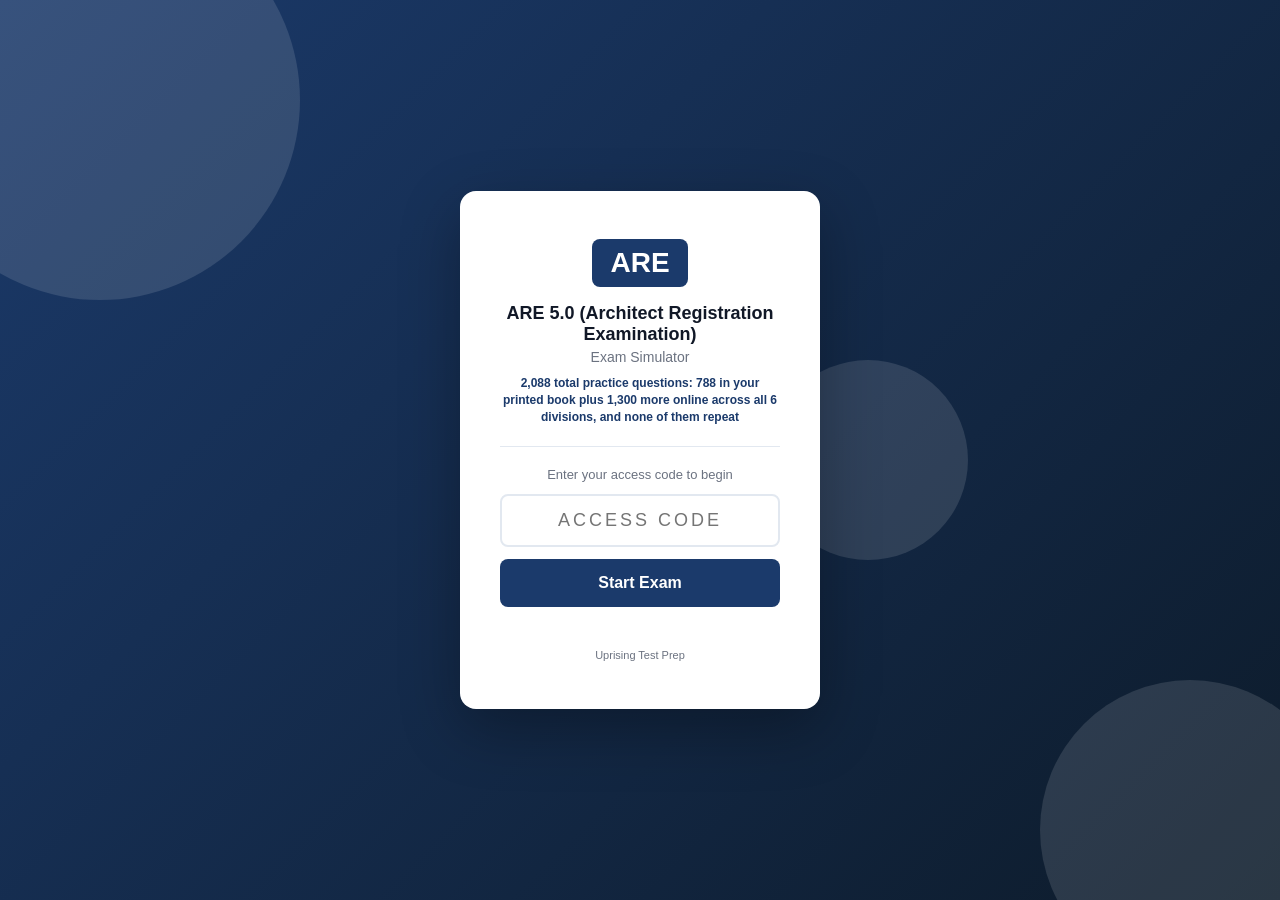
<file: index.html>
<!DOCTYPE html>
<html lang="en">
<head>
  <meta charset="UTF-8" />
  <meta name="viewport" content="width=device-width, initial-scale=1.0, viewport-fit=cover" />
  <meta name="apple-mobile-web-app-capable" content="yes" />
  <meta name="apple-mobile-web-app-status-bar-style" content="black-translucent" />
  <title>ARE Exam Simulator</title>
  <link rel="stylesheet" href="style.css" />
</head>
<body>

<div id="access-gate">
  <div class="gate-bg-shapes">
    <div class="shape shape-1"></div>
    <div class="shape shape-2"></div>
    <div class="shape shape-3"></div>
  </div>
  <div class="gate-card">
    <div class="gate-logo">
      <div class="logo-badge">ARE</div>
    </div>
    <h1 class="gate-title">ARE 5.0 (Architect Registration Examination)</h1>
    <p class="gate-subtitle">Exam Simulator</p>
    <p id="gate-pool-line" class="gate-pool-line"></p>
    <div class="gate-divider"></div>
    <p class="gate-instruction">Enter your access code to begin</p>
    <input type="text" id="access-code-input" class="gate-input"
           placeholder="Access Code" autocomplete="off"
           maxlength="20" spellcheck="false" />
    <button id="access-btn" class="gate-btn">Start Exam</button>
    <p id="access-error" class="gate-error"></p>
    <p class="gate-hint">Uprising Test Prep</p>
  </div>
</div>

<div id="mode-gate" style="display:none">
  <div class="gate-bg-shapes">
    <div class="shape shape-1"></div>
    <div class="shape shape-2"></div>
    <div class="shape shape-3"></div>
  </div>
  <div class="gate-card division-card">
    <div class="gate-logo">
      <div class="logo-badge">ARE</div>
    </div>
    <h1 class="gate-title">How Do You Want to Practice?</h1>
    <p class="gate-subtitle">Pick a mode. You can switch any time.</p>
    <div class="pool-banner">
      <div id="pool-banner-num" class="pool-banner-num"></div>
      <div id="pool-banner-label" class="pool-banner-label"></div>
    </div>
    <div class="gate-divider"></div>
    <div class="division-list">
      <div class="division-btn" id="mode-real-btn">
        <div>
          <div class="division-btn-label">Real Exam Sittings</div>
          <div class="division-btn-meta">Pick any division, timed to match its real NCARB length. Retake as often as you like.</div>
        </div>
        <span class="division-btn-arrow">&rarr;</span>
      </div>
      <div class="division-btn" id="mode-drill-btn">
        <div>
          <div class="division-btn-label">Full Pool Drill</div>
          <div class="division-btn-meta">Work through every simulator-exclusive question for a division, timed, before the next division unlocks.</div>
        </div>
        <span class="division-btn-arrow">&rarr;</span>
      </div>
    </div>
    <p class="gate-hint">Uprising Test Prep</p>
  </div>
</div>

<div id="division-gate" style="display:none">
  <div class="gate-bg-shapes">
    <div class="shape shape-1"></div>
    <div class="shape shape-2"></div>
    <div class="shape shape-3"></div>
  </div>
  <div class="gate-card division-card">
    <div class="gate-logo">
      <div class="logo-badge">ARE</div>
    </div>
    <h1 class="gate-title">Choose a Division to Practice</h1>
    <p class="gate-subtitle">Each division is a separate real ARE 5.0 exam, with its own real question count and time limit</p>
    <div class="gate-divider"></div>
    <div id="division-list" class="division-list"></div>
    <p class="gate-hint gate-back-link" id="division-back-link">&larr; Change practice mode</p>
    <p class="gate-hint">Uprising Test Prep</p>
  </div>
</div>

<div id="drill-gate" style="display:none">
  <div class="gate-bg-shapes">
    <div class="shape shape-1"></div>
    <div class="shape shape-2"></div>
    <div class="shape shape-3"></div>
  </div>
  <div class="gate-card division-card">
    <div class="gate-logo">
      <div class="logo-badge">ARE</div>
    </div>
    <h1 class="gate-title">Full Pool Drill</h1>
    <p class="gate-subtitle">Finish a division's full question set to unlock the next one. Practice questions are timed.</p>
    <div class="gate-divider"></div>
    <div id="drill-list" class="division-list"></div>
    <p class="gate-hint gate-back-link" id="drill-back-link">&larr; Change practice mode</p>
    <p class="gate-hint">Uprising Test Prep</p>
  </div>
</div>

<div id="app" style="display:none">
  <header class="top-bar">
    <div class="bar-left">
      <span class="bar-logo">ARE</span>
      <span class="bar-title" id="bar-division-label">Exam Simulator</span>
    </div>
    <div class="bar-right">
      <span class="bar-timer" id="timer-display">--:--</span>
      <button class="bar-btn" id="flag-btn">Flag</button>
      <button class="bar-btn bar-btn-primary" id="submit-btn">
        <span class="btn-full">Submit Exam</span>
        <span class="btn-short">Submit</span>
      </button>
    </div>
  </header>

  <div class="progress-strip">
    <div class="progress-bar" id="progress-bar"></div>
  </div>

  <main class="exam-main">
    <div class="question-panel">
      <div class="q-meta">
        <span id="q-counter"></span>
        <span id="q-domain" class="q-domain-tag"></span>
        <span id="q-flag-indicator" class="flag-chip" style="display:none">Flagged</span>
      </div>
      <!-- Shared text for a linked cluster (a clinical case, a reading
           passage). It sits ABOVE the stem, which is the one thing that
           legitimately precedes it, and repeats on every question in the
           cluster so nobody has to page backwards. -->
      <div id="q-cluster-wrap" class="cluster-wrap" style="display:none"></div>
      <p id="question-text" class="q-text"></p>
      <!-- The picture sits BELOW the question text so the simulator matches
           the printed book exactly: stem, then picture, then options. They
           used to disagree (book put the picture under the stem, simulator put
           it above), so no single wording could be true in both places, and
           184 of MLPAO's 185 image questions said "shown above" while the
           book printed the picture below the sentence. Write stems with
           neutral wording ("the strip shown", "the diagram shows") and this
           whole class of bug cannot come back. -->
      <div id="q-image-wrap" style="display:none; margin-bottom:14px;"></div>
      <div id="options-list" class="options-list"></div>
      <div id="explanation-box" class="explanation-box" style="display:none">
        <div class="explanation-label">Explanation</div>
        <p id="explanation-text" class="explanation-text"></p>
      </div>
    </div>
    <div class="nav-bar">
      <button class="nav-btn" id="prev-btn">&#8592; Prev</button>
      <button class="nav-btn nav-btn-map" id="map-btn">Question Map</button>
      <button class="nav-btn nav-btn-next" id="next-btn">Next &#8594;</button>
    </div>
  </main>
</div>

<!-- Question Map Modal -->
<div id="map-modal" style="display:none">
  <div class="map-backdrop" id="map-backdrop"></div>
  <div class="map-panel">
    <div class="map-header">
      <span class="map-title">Question Map</span>
      <button id="map-close" class="map-close-btn">&#x2715; Close</button>
    </div>
    <div class="map-legend">
      <span class="leg-item"><span class="leg-swatch leg-answered"></span>Answered</span>
      <span class="leg-item"><span class="leg-swatch leg-flagged"></span>Flagged</span>
      <span class="leg-item"><span class="leg-swatch leg-unanswered"></span>Unanswered</span>
    </div>
    <div id="q-grid" class="q-grid"></div>
  </div>
</div>

<div id="results-screen" style="display:none">
  <div class="results-card">
    <div class="res-header">
      <div class="res-badge">ARE</div>
      <h2 id="res-status" class="res-status"></h2>
      <p id="res-score" class="res-score"></p>
    </div>
    <div id="res-domains" class="res-domains"></div>
    <button id="res-continue-btn" class="res-btn" style="display:none">Continue Full Pool Drill</button>
    <button id="res-review-btn" class="res-btn">Review Answers</button>
    <button id="res-restart-btn" class="res-btn res-btn-secondary">Restart</button>
  </div>
</div>

<script src="divisions.js"></script>
<script src="questions.js"></script>
<script src="app.js"></script>
</body>
</html>
</file>
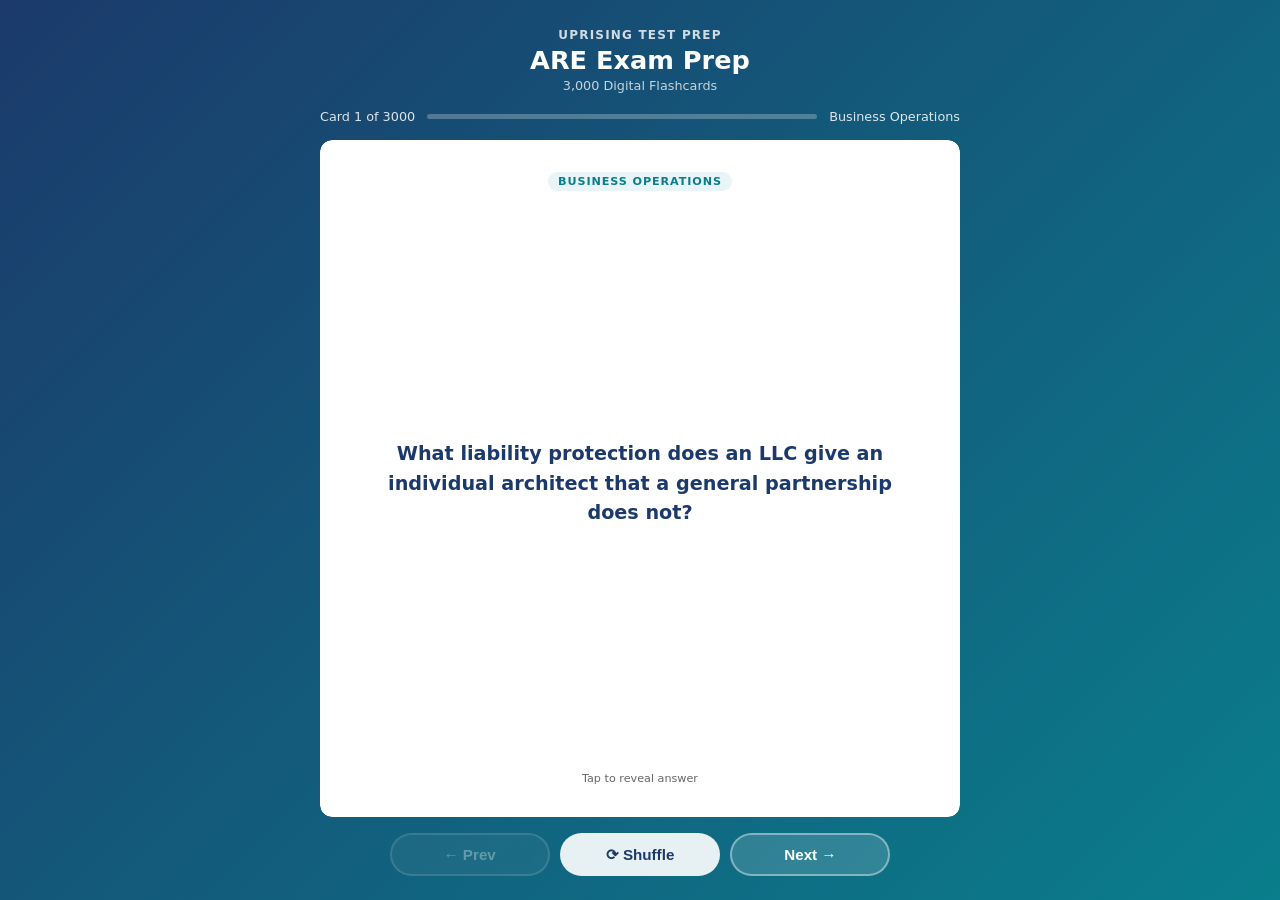
<file: flashcards/index.html>
<!DOCTYPE html>
<html lang="en">
<head>
  <meta charset="UTF-8">
  <meta name="viewport" content="width=device-width, initial-scale=1.0">
  <title>ARE Exam Prep: Flashcards</title>
  <style>
    :root {
      --blue:   #1B3A6B;
      --teal:   #0A7E8C;
      --ltblue: #E8F4F8;
      --white:  #FFFFFF;
      --text:   #1A1A1A;
      --muted:  #666;
      --radius: 12px;
    }
    * { box-sizing: border-box; margin: 0; padding: 0; }
    html, body { height: 100%; }
    body {
      font-family: 'Segoe UI', system-ui, sans-serif;
      background: linear-gradient(135deg, var(--blue) 0%, var(--teal) 100%);
      /* Pinned, not min-height: the page must never grow, or the controls
         get pushed below the fold on iOS where 100dvh and height:100%
         disagree. The height:100% rule above is the pre-dvh fallback. */
      height: 100dvh;
      max-height: 100dvh;
      overflow: hidden;
      display: flex;
      flex-direction: column;
      align-items: center;
      padding: 1.25rem 1rem 1rem;
      gap: 0.75rem;
      overflow-x: hidden;
    }
    header { text-align: center; color: #fff; flex-shrink: 0; }
    header .brand { font-size: 0.75rem; font-weight: 700; letter-spacing: 0.1em; opacity: 0.8; text-transform: uppercase; }
    header h1 { font-size: 1.3rem; font-weight: 800; margin-top: 0.2rem; }
    header .subtitle { font-size: 0.8rem; opacity: 0.75; margin-top: 0.15rem; }
    #progress-info {
      display: flex; align-items: center; gap: 0.75rem;
      color: rgba(255,255,255,0.85); font-size: 0.8rem;
      flex-shrink: 0; width: 100%; max-width: 640px;
    }
    #progress-bar-track {
      flex: 1; background: rgba(255,255,255,0.25);
      border-radius: 4px; height: 5px;
    }
    #progress-bar-fill { height: 100%; background: #fff; border-radius: 4px; transition: width 0.3s; }
    .card-scene {
      width: 100%; max-width: 640px;
      perspective: 1200px;
      cursor: pointer;
      flex: 1; min-height: 0;
      display: flex; flex-direction: column;
    
      /* WebKit does not clip overflow inside a preserve-3d context, so the
         answer pane's own clip is dropped and a long answer paints over the
         Prev/Next row. This element only sets the perspective and is NOT
         itself in the 3D context, so its clip is honoured in every engine. */
      overflow: hidden;
      border-radius: var(--radius);
    }
    .card-inner {
      position: relative; width: 100%;
      flex: 1; min-height: 0;
      transition: transform 0.55s cubic-bezier(.4,0,.2,1);
      transform-style: preserve-3d;
    }
    .card-scene.flipped .card-inner { transform: rotateY(180deg); }
    .card-face {
      position: absolute; inset: 0;
      backface-visibility: hidden; -webkit-backface-visibility: hidden;
      border-radius: var(--radius);
      display: flex; flex-direction: column;
      padding: 1.5rem 1.75rem;
      box-shadow: 0 12px 40px rgba(0,0,0,0.2);
      overflow: hidden;
    
      /* Painting through a mask forces WebKit to allocate a real clipping
         layer for a 3D-transformed element, which is what makes the
         overflow:hidden and the rounded corners above actually apply. */
      -webkit-mask-image: -webkit-radial-gradient(#fff, #000);
              mask-image: radial-gradient(#fff, #000);
    }
    .card-front { background: var(--white); align-items: center; justify-content: center; }
    .card-back  { background: var(--ltblue); transform: rotateY(180deg); }
    .card-badge {
      font-size: 0.7rem; font-weight: 700; text-transform: uppercase;
      letter-spacing: 0.08em;
      background: var(--ltblue); color: var(--teal);
      padding: 0.2rem 0.65rem; border-radius: 20px;
      margin-bottom: 0.85rem; flex-shrink: 0;
    }
    .card-back .card-badge { background: rgba(10,126,140,0.12); }
    .card-front .q-text {
      font-size: 1.1rem; font-weight: 600; color: var(--blue); line-height: 1.55;
      text-align: center; overflow-y: auto; flex: 1;
      display: flex; align-items: center; justify-content: center;
      scrollbar-width: thin; scrollbar-color: rgba(27,58,107,0.3) transparent;
    }
    .card-back .a-label { font-size: 0.7rem; font-weight: 700; color: var(--teal); text-transform: uppercase; letter-spacing: 0.08em; margin-bottom: 0.4rem; flex-shrink: 0; }
    .card-back .a-text  {
      font-size: 0.975rem; color: var(--text); line-height: 1.65;
      overflow-y: auto; flex: 1; min-height: 0; padding-right: 4px;
      scrollbar-width: thin; scrollbar-color: rgba(10,126,140,0.4) transparent;
    
      -webkit-overflow-scrolling: touch;
      overscroll-behavior: contain;
    }
    .card-back .a-text::-webkit-scrollbar { width: 4px; }
    .card-back .a-text::-webkit-scrollbar-track { background: transparent; }
    .card-back .a-text::-webkit-scrollbar-thumb { background: rgba(10,126,140,0.4); border-radius: 4px; }
    .tap-hint { flex-shrink: 0; margin-top: 0.6rem; font-size: 0.7rem; color: var(--muted); text-align: center; }
    .card-back .tap-hint { color: var(--teal); opacity: 0.7; }
    .controls {
      display: flex; gap: 0.65rem; flex-wrap: nowrap;
      justify-content: center; flex-shrink: 0;
      width: 100%; max-width: 640px;
      padding-bottom: env(safe-area-inset-bottom, 0px);
    }
    .btn {
      padding: 0.6rem 1.2rem; border-radius: 50px;
      border: 2px solid rgba(255,255,255,0.4);
      background: rgba(255,255,255,0.15); color: #fff;
      font-weight: 700; font-size: 0.875rem; cursor: pointer;
      transition: all 0.2s; backdrop-filter: blur(4px);
      white-space: nowrap; flex: 1; max-width: 160px;
    }
    .btn:hover { background: rgba(255,255,255,0.3); border-color: rgba(255,255,255,0.7); }
    .btn:active { transform: scale(0.96); }
    .btn:disabled { opacity: 0.35; cursor: not-allowed; }
    .btn.btn-primary { background: rgba(255,255,255,0.9); color: var(--blue); border-color: transparent; }
    .btn.btn-primary:hover { background: #fff; }
    #loading { color: rgba(255,255,255,0.8); font-size: 1rem; text-align: center; padding: 3rem; flex: 1; }
    @media (min-width: 768px) {
      body { padding: 1.75rem 1.5rem 1.5rem; gap: 1rem; }
      header h1 { font-size: 1.6rem; }
      .card-face { padding: 2rem 2.5rem; }
      .card-front .q-text { font-size: 1.2rem; }
      .card-back .a-text { font-size: 1.05rem; }
      .btn { font-size: 0.95rem; padding: 0.65rem 1.4rem; }
    }
    @media (max-width: 380px) {
      body { padding: 0.75rem; gap: 0.5rem; }
      header .brand { font-size: 0.65rem; }
      header h1 { font-size: 1.1rem; }
      header .subtitle { display: none; }
      .card-face { padding: 1rem 1.1rem; }
      .card-front .q-text { font-size: 0.975rem; }
      .card-back .a-text { font-size: 0.875rem; }
      .btn { font-size: 0.8rem; padding: 0.5rem 0.75rem; }
    }
  </style>
</head>
<body>
<header>
  <div class="brand">Uprising Test Prep</div>
  <h1>ARE Exam Prep</h1>
  <div class="subtitle" id="deck-subtitle">Digital Flashcards</div>
</header>
<div id="progress-info">
  <span id="card-counter">Loading...</span>
  <div id="progress-bar-track"><div id="progress-bar-fill" style="width:0%"></div></div>
  <span id="domain-label"></span>
</div>
<div id="loading">Loading flashcards...</div>
<div class="card-scene" id="card-scene" style="display:none" onclick="flipCard()">
  <div class="card-inner" id="card-inner">
    <div class="card-face card-front">
      <div class="card-badge" id="front-badge"></div>
      <div class="q-text" id="q-text"></div>
      <div class="tap-hint">Tap to reveal answer</div>
    </div>
    <div class="card-face card-back">
      <div class="card-badge" id="back-badge">Answer</div>
      <div class="a-label">Answer</div>
      <div class="a-text" id="a-text"></div>
      <div class="tap-hint">Tap to flip back</div>
    </div>
  </div>
</div>
<div class="controls" id="controls" style="display:none">
  <button class="btn" id="prev-btn" onclick="event.stopPropagation();move(-1)" disabled>&#8592; Prev</button>
  <button class="btn btn-primary" onclick="event.stopPropagation();shuffleCards()">&#10227; Shuffle</button>
  <button class="btn" id="next-btn" onclick="event.stopPropagation();move(1)">Next &#8594;</button>
</div>
<script>
const DOMAIN_LABELS = {
  business_operations: "Business Operations",
  finances_risk_and_development_of_practice: "Finances Risk and Development of Practice",
  practice_wide_delivery_of_services: "Practice-Wide Delivery of Services",
  practice_methodologies: "Practice Methodologies",
};
let cards   = [];
let current = 0;
async function init() {
  try {
    const res = await fetch('flashcards.json');
    if (!res.ok) throw new Error('Network error');
    cards = await res.json();
    document.getElementById('deck-subtitle').textContent = `${cards.length.toLocaleString()} Digital Flashcards`;
    document.getElementById('loading').style.display    = 'none';
    document.getElementById('card-scene').style.display = 'flex';
    document.getElementById('controls').style.display   = 'flex';
    show();
  } catch (e) {
    document.getElementById('loading').textContent = 'Error loading flashcards. Please try refreshing.';
  }
}
function domainLabel(key) {
  return DOMAIN_LABELS[key] || key.replace(/_/g, ' ').replace(/\b\w/g, c => c.toUpperCase());
}
function show() {
  const c = cards[current];
  document.getElementById('card-scene').classList.remove('flipped');
  document.getElementById('a-text').scrollTop = 0;
  const label = domainLabel(c.domain || c.chapter || '');
  document.getElementById('q-text').textContent       = c.front;
  document.getElementById('a-text').textContent       = c.back;
  document.getElementById('front-badge').textContent  = label;
  document.getElementById('back-badge').textContent   = label;
  document.getElementById('card-counter').textContent = `Card ${current+1} of ${cards.length}`;
  document.getElementById('domain-label').textContent = label;
  document.getElementById('progress-bar-fill').style.width = `${((current+1)/cards.length*100).toFixed(1)}%`;
  document.getElementById('prev-btn').disabled = current === 0;
  document.getElementById('next-btn').disabled = current === cards.length - 1;
}
function flipCard() { document.getElementById('card-scene').classList.toggle('flipped'); }
function move(dir) {
  const next = current + dir;
  if (next < 0 || next >= cards.length) return;
  current = next; show();
}
function shuffleCards() {
  for (let i = cards.length - 1; i > 0; i--) {
    const j = Math.floor(Math.random() * (i+1));
    [cards[i], cards[j]] = [cards[j], cards[i]];
  }
  current = 0; show();
}
document.addEventListener('keydown', e => {
  if (e.key === 'ArrowRight' || e.key === 'ArrowDown') move(1);
  else if (e.key === 'ArrowLeft' || e.key === 'ArrowUp') move(-1);
  else if (e.key === ' ' || e.key === 'Enter') { e.preventDefault(); flipCard(); }
});
init();
</script>
</body>
</html>
</file>
<file: style.css>
/* ARE Exam Simulator, Styles */
:root {
  --primary:   #1B3A6B;
  --pass:      #059669;
  --fail:      #DC2626;
  --bg:        #F3F4F8;
  --card:      #FFFFFF;
  --border:    #E2E8F0;
  --text:      #111827;
  --muted:     #6B7280;
  --radius:    10px;
}
*, *::before, *::after { box-sizing: border-box; margin: 0; padding: 0; }
body {
  font-family: -apple-system, BlinkMacSystemFont, "Segoe UI", sans-serif;
  background: var(--bg);
  color: var(--text);
  height: 100vh;
  height: 100dvh;
  overflow: hidden;
  -webkit-text-size-adjust: 100%;
}

/* ── Access Gate ─────────────────────────────────────────────────────────── */
#access-gate {
  display: flex;
  align-items: center;
  justify-content: center;
  height: 100vh;
  height: 100dvh;
  background: linear-gradient(135deg, var(--primary) 0%, #0d1b2a 100%);
  position: relative;
  overflow: hidden;
  padding: 20px;
  padding-top: max(20px, env(safe-area-inset-top));
  padding-bottom: max(20px, env(safe-area-inset-bottom));
}
.gate-bg-shapes { position: absolute; inset: 0; pointer-events: none; }
.shape { position: absolute; border-radius: 50%; opacity: .12; background: #fff; }
.shape-1 { width: 400px; height: 400px; top: -100px; left: -100px; }
.shape-2 { width: 300px; height: 300px; bottom: -80px; right: -60px; }
.shape-3 { width: 200px; height: 200px; top: 40%; left: 60%; }
.gate-card {
  background: #fff;
  border-radius: 16px;
  padding: 48px 40px;
  text-align: center;
  width: 100%;
  max-width: 360px;
  position: relative;
  z-index: 1;
  box-shadow: 0 20px 60px rgba(0,0,0,.3);
}
.logo-badge {
  display: inline-block;
  background: var(--primary);
  color: #fff;
  font-weight: 800;
  font-size: 28px;
  padding: 8px 18px;
  border-radius: 8px;
}
.gate-title { font-size: 18px; font-weight: 700; margin-top: 16px; color: var(--text); }
.gate-subtitle { color: var(--muted); font-size: 14px; margin-top: 4px; }
.gate-pool-line { color: var(--primary); font-size: 12px; font-weight: 600; margin-top: 10px; line-height: 1.4; }
.gate-divider { height: 1px; background: var(--border); margin: 20px 0; }
.gate-instruction { font-size: 13px; color: var(--muted); margin-bottom: 12px; }
.gate-input {
  width: 100%;
  padding: 14px 16px;
  border: 2px solid var(--border);
  border-radius: 8px;
  font-size: 18px;
  text-align: center;
  text-transform: uppercase;
  letter-spacing: 3px;
  outline: none;
}
.gate-input:focus { border-color: var(--primary); }
.gate-btn {
  width: 100%;
  margin-top: 12px;
  padding: 15px;
  background: var(--primary);
  color: #fff;
  border: none;
  border-radius: 8px;
  font-size: 16px;
  font-weight: 600;
  cursor: pointer;
  -webkit-tap-highlight-color: transparent;
}
.gate-btn:hover { opacity: .9; }
.gate-error { color: var(--fail); font-size: 13px; margin-top: 8px; min-height: 18px; }
.gate-hint { color: var(--muted); font-size: 11px; margin-top: 16px; }
.gate-back-link { color: var(--primary); font-weight: 600; cursor: pointer; margin-top: 14px; }
.gate-back-link:hover { text-decoration: underline; }

/* ── Division Picker ─────────────────────────────────────────────────────── */
#division-gate {
  display: flex;
  align-items: center;
  justify-content: center;
  height: 100vh;
  height: 100dvh;
  background: linear-gradient(135deg, var(--primary) 0%, #0d1b2a 100%);
  position: relative;
  overflow: hidden;
  padding: 20px;
  padding-top: max(20px, env(safe-area-inset-top));
  padding-bottom: max(20px, env(safe-area-inset-bottom));
}
.division-card { max-width: 460px; max-height: 90vh; overflow-y: auto; }
.pool-banner {
  margin-top: 16px;
  padding: 12px 16px;
  background: rgba(27, 58, 107, 0.07);
  border: 1px solid rgba(27, 58, 107, 0.18);
  border-radius: 8px;
  text-align: left;
}
.pool-banner-num { font-size: 22px; font-weight: 800; color: var(--primary); line-height: 1.1; }
.pool-banner-label { font-size: 11.5px; color: var(--muted); margin-top: 3px; line-height: 1.4; }
.division-list { display: flex; flex-direction: column; gap: 10px; text-align: left; margin-top: 16px; }
.division-btn {
  display: flex;
  align-items: center;
  justify-content: space-between;
  gap: 12px;
  width: 100%;
  padding: 14px 16px;
  background: #fff;
  border: 2px solid var(--border);
  border-radius: 8px;
  cursor: pointer;
  text-align: left;
  -webkit-tap-highlight-color: transparent;
}
.division-btn:hover { border-color: var(--primary); background: #F8FAFF; }
.division-btn-label { font-size: 15px; font-weight: 700; color: var(--text); }
.division-btn-meta { font-size: 12px; color: var(--muted); margin-top: 2px; }
.division-btn-arrow { font-size: 18px; color: var(--primary); flex-shrink: 0; }
.division-btn.unavailable {
  cursor: not-allowed;
  opacity: .55;
  background: #F3F4F8;
}
.division-btn.unavailable:hover { border-color: var(--border); background: #F3F4F8; }
.division-btn.unavailable .division-btn-arrow { color: var(--muted); }
.division-badge-soon {
  font-size: 10px; font-weight: 700; text-transform: uppercase; letter-spacing: .04em;
  color: var(--muted); background: var(--border); padding: 3px 7px; border-radius: 4px;
}

/* ── App shell ───────────────────────────────────────────────────────────── */
#app {
  display: flex;
  flex-direction: column;
  height: 100vh;
  height: 100dvh;
  padding-top: env(safe-area-inset-top);
}
.top-bar {
  display: flex;
  justify-content: space-between;
  align-items: center;
  background: var(--primary);
  color: #fff;
  padding: 0 20px;
  padding-left: max(20px, env(safe-area-inset-left));
  padding-right: max(20px, env(safe-area-inset-right));
  height: 52px;
  flex-shrink: 0;
  gap: 8px;
}
.bar-left { display: flex; align-items: center; gap: 8px; min-width: 0; }
.bar-logo { font-weight: 800; font-size: 18px; flex-shrink: 0; }
.bar-title { font-size: 14px; opacity: .8; white-space: nowrap; overflow: hidden; text-overflow: ellipsis; }
.bar-right { display: flex; align-items: center; gap: 8px; flex-shrink: 0; }
.bar-timer {
  font-variant-numeric: tabular-nums;
  font-size: 16px;
  font-weight: 600;
  min-width: 68px;
  text-align: right;
}
.bar-btn {
  padding: 7px 13px;
  background: rgba(255,255,255,.15);
  border: 1px solid rgba(255,255,255,.3);
  color: #fff;
  border-radius: 6px;
  cursor: pointer;
  font-size: 13px;
  white-space: nowrap;
  -webkit-tap-highlight-color: transparent;
  touch-action: manipulation;
}
.bar-btn:hover { background: rgba(255,255,255,.25); }
.bar-btn-primary {
  background: #fff;
  color: var(--primary);
  border-color: #fff;
  font-weight: 600;
}
.bar-btn-primary:hover { background: #f0f0f0; }
.btn-short { display: none; }
.btn-full  { display: inline; }

.progress-strip { height: 4px; background: rgba(0,0,0,.1); flex-shrink: 0; }
.progress-bar   { height: 100%; background: #4ade80; transition: width .3s; }

/* ── Main exam area ──────────────────────────────────────────────────────── */
.exam-main {
  flex: 1;
  overflow: hidden;
  display: flex;
  flex-direction: column;
  padding: 16px 20px 0;
  padding-left: max(16px, env(safe-area-inset-left));
  padding-right: max(16px, env(safe-area-inset-right));
  min-height: 0;
}
.question-panel { flex: 1; overflow-y: auto; padding-bottom: 12px; -webkit-overflow-scrolling: touch; }
.q-meta {
  display: flex;
  align-items: center;
  gap: 8px;
  margin-bottom: 12px;
  font-size: 13px;
  color: var(--muted);
  flex-wrap: wrap;
}
.q-domain-tag {
  background: var(--primary);
  color: #fff;
  padding: 2px 8px;
  border-radius: 4px;
  font-size: 11px;
  font-weight: 600;
}
.flag-chip {
  background: #FEF3C7;
  color: #92400E;
  padding: 2px 8px;
  border-radius: 4px;
  font-size: 11px;
  font-weight: 600;
}
.cluster-wrap {
  border-left: 4px solid var(--primary, #1B3A6B);
  background: #F2F6FC; border-radius: 8px;
  padding: 10px 14px; margin-bottom: 16px;
}
.cluster-label {
  font-size: 11px; font-weight: 700; letter-spacing: 0.06em;
  text-transform: uppercase; color: var(--primary, #1B3A6B); margin-bottom: 6px;
}
.cluster-body {
  max-height: 38vh; overflow-y: auto; font-size: 15px; line-height: 1.6;
  -webkit-overflow-scrolling: touch;
}
.cluster-body p + p { margin-top: 10px; }
@media (min-width: 1100px) { .cluster-body { max-height: 52vh; } }

.q-image {
  max-width: 100%;
  /* Cap the height too. With only max-width, a tall exhibit renders at full
     width and pushes the stem and every option below the fold, so the question
     looks like it has no answers until the candidate scrolls. Found on CNPLE. */
  max-height: 62vh;
  width: auto;
  height: auto;
  object-fit: contain;
  border-radius: 6px;
  border: 1px solid var(--border);
  display: block;
  margin-bottom: 14px;
}
.q-text { font-size: 16px; line-height: 1.65; margin-bottom: 20px; }

/* Hotspot: an invisible clickable zone sits over a labeled point already
   baked into the image (the letter badge is part of the artwork). Zones are
   positioned as percentages of the wrapper, which must size exactly to the
   rendered image, not to the wider question panel, or a percentage box lands
   over the wrong part of the picture. */
.hotspot-imgbox { position: relative; display: inline-block; max-width: 100%; }
.hotspot-imgbox .q-image { margin-bottom: 0; }
.hotspot-zone {
  position: absolute;
  cursor: pointer;
  border-radius: 6px;
  border: 2px solid transparent;
  transition: .12s;
}
.hotspot-zone:hover { border-color: var(--primary); background: rgba(27,58,107,0.08); }
.hotspot-zone.hotspot-selected { border-color: var(--primary); background: rgba(27,58,107,0.16); }
.hotspot-zone.hotspot-correct { border-color: #059669; background: rgba(5,150,105,0.16); }
.hotspot-zone.hotspot-incorrect { border-color: #DC2626; background: rgba(220,38,38,0.16); }
.hotspot-hint { font-size: 13px; color: var(--muted); margin-top: 8px; font-style: italic; }
.options-list { display: flex; flex-direction: column; gap: 10px; }
.option {
  display: flex;
  align-items: flex-start;
  gap: 12px;
  padding: 15px 16px;
  background: var(--card);
  border: 2px solid var(--border);
  border-radius: var(--radius);
  cursor: pointer;
  transition: .15s;
  -webkit-tap-highlight-color: transparent;
  touch-action: manipulation;
  min-height: 52px;
}
.option:hover  { border-color: var(--primary); background: #F8FAFF; }
.option.selected  { border-color: var(--primary); background: #EEF3FF; }
.option.correct   { border-color: #059669; background: #ECFDF5; }
.option.incorrect { border-color: #DC2626; background: #FEF2F2; }
.explanation-box {
  margin-top: 20px;
  padding: 16px 18px;
  background: #F0F9FF;
  border-left: 4px solid #2563EB;
  border-radius: 6px;
}
.explanation-label {
  font-size: 11px;
  font-weight: 700;
  text-transform: uppercase;
  letter-spacing: .06em;
  color: #2563EB;
  margin-bottom: 8px;
}
.explanation-text { font-size: 14.5px; line-height: 1.7; color: #1e293b; margin: 0; }
.opt-letter { font-weight: 700; font-size: 15px; color: var(--primary); min-width: 22px; padding-top: 1px; flex-shrink: 0; }
.opt-text   { font-size: 15px; line-height: 1.5; }
.sata-instruction {
  font-size: 13px;
  font-weight: 700;
  color: var(--primary);
  text-transform: uppercase;
  letter-spacing: .04em;
  margin-bottom: 8px;
}

/* ── Nav bar ─────────────────────────────────────────────────────────────── */
.nav-bar {
  display: flex;
  align-items: center;
  gap: 8px;
  padding: 10px 0;
  padding-bottom: max(14px, env(safe-area-inset-bottom));
  flex-shrink: 0;
}
.nav-btn {
  flex: 1;
  padding: 13px 8px;
  background: var(--card);
  border: 1px solid var(--border);
  border-radius: 8px;
  cursor: pointer;
  font-size: 15px;
  font-weight: 500;
  text-align: center;
  -webkit-tap-highlight-color: transparent;
  touch-action: manipulation;
  min-height: 48px;
}
.nav-btn:hover      { background: #f0f0f0; }
.nav-btn-map {
  background: var(--bg);
  border-color: var(--primary);
  color: var(--primary);
  font-weight: 600;
}
.nav-btn-map:hover { background: #EEF3FF; }
.nav-btn-next {
  background: var(--primary);
  color: #fff;
  border-color: var(--primary);
}
.nav-btn-next:hover { opacity: .9; }

/* ── Question Map Modal ──────────────────────────────────────────────────── */
#map-modal {
  position: fixed;
  inset: 0;
  z-index: 1000;
  display: flex;
  flex-direction: column;
  justify-content: flex-end;
}
.map-backdrop { position: absolute; inset: 0; background: rgba(0,0,0,.5); }
.map-panel {
  position: relative;
  background: #fff;
  border-radius: 20px 20px 0 0;
  padding: 20px;
  padding-bottom: max(20px, env(safe-area-inset-bottom));
  max-height: 80vh;
  max-height: 80dvh;
  display: flex;
  flex-direction: column;
  box-shadow: 0 -4px 30px rgba(0,0,0,.2);
}
.map-header {
  display: flex;
  align-items: center;
  justify-content: space-between;
  margin-bottom: 12px;
  flex-shrink: 0;
}
.map-title { font-size: 17px; font-weight: 700; color: var(--text); }
.map-close-btn {
  padding: 8px 16px;
  background: var(--bg);
  border: 1px solid var(--border);
  border-radius: 8px;
  cursor: pointer;
  font-size: 14px;
  font-weight: 500;
  min-height: 40px;
  -webkit-tap-highlight-color: transparent;
  touch-action: manipulation;
}
.map-close-btn:hover { background: #e5e7eb; }
.map-legend { display: flex; gap: 16px; margin-bottom: 14px; flex-shrink: 0; flex-wrap: wrap; }
.leg-item { display: flex; align-items: center; gap: 6px; font-size: 13px; color: var(--muted); }
.leg-swatch {
  width: 16px;
  height: 16px;
  border-radius: 3px;
  border: 1px solid var(--border);
  background: var(--card);
  display: inline-block;
  flex-shrink: 0;
}
.leg-swatch.leg-answered  { background: var(--primary); border-color: var(--primary); }
.leg-swatch.leg-flagged   { background: #FEF3C7; border-color: #F59E0B; }
.leg-swatch.leg-unanswered { background: var(--card); }
.q-grid {
  display: flex;
  flex-wrap: wrap;
  gap: 6px;
  overflow-y: auto;
  flex: 1;
  padding-bottom: 8px;
  -webkit-overflow-scrolling: touch;
}
.grid-btn {
  width: 40px;
  height: 40px;
  border: 1px solid var(--border);
  border-radius: 6px;
  background: var(--card);
  font-size: 12px;
  cursor: pointer;
  font-weight: 500;
  -webkit-tap-highlight-color: transparent;
  touch-action: manipulation;
}
.grid-btn.answered { background: var(--primary); color: #fff; border-color: var(--primary); }
.grid-btn.flagged  { background: #FEF3C7; border-color: #F59E0B; }
.grid-btn.active   { outline: 3px solid var(--primary); outline-offset: 2px; }

/* ── Results ─────────────────────────────────────────────────────────────── */
#results-screen {
  display: flex;
  align-items: flex-start;
  justify-content: center;
  min-height: 100vh;
  min-height: 100dvh;
  background: var(--bg);
  overflow-y: auto;
  -webkit-overflow-scrolling: touch;
  padding: 20px 16px;
  padding-top: max(20px, env(safe-area-inset-top));
  padding-bottom: max(20px, env(safe-area-inset-bottom));
}
.results-card {
  background: var(--card);
  border-radius: 16px;
  padding: 40px;
  max-width: 480px;
  width: 100%;
  box-shadow: 0 8px 30px rgba(0,0,0,.1);
}
.res-header { text-align: center; margin-bottom: 24px; }
.res-badge {
  display: inline-block;
  background: var(--primary);
  color: #fff;
  font-weight: 800;
  font-size: 22px;
  padding: 6px 16px;
  border-radius: 8px;
}
.res-status { font-size: 36px; font-weight: 800; margin-top: 12px; }
.res-score  { font-size: 18px; color: var(--muted); margin-top: 4px; }
.res-domains { margin-bottom: 24px; display: flex; flex-direction: column; gap: 10px; }
.res-domain-row { display: flex; align-items: center; gap: 8px; font-size: 13px; }
.res-domain-name { width: 160px; font-weight: 500; flex-shrink: 0; }
.res-domain-bar-wrap { flex: 1; background: #E5E7EB; border-radius: 4px; height: 8px; overflow: hidden; }
.res-domain-bar { height: 100%; border-radius: 4px; transition: width .5s; }
.res-domain-pct { width: 36px; text-align: right; font-weight: 600; }
.res-btn {
  width: 100%;
  padding: 15px;
  background: var(--primary);
  color: #fff;
  border: none;
  border-radius: 8px;
  font-size: 15px;
  font-weight: 600;
  cursor: pointer;
  margin-bottom: 10px;
  min-height: 52px;
  -webkit-tap-highlight-color: transparent;
  touch-action: manipulation;
}
.res-btn:hover { opacity: .9; }
.res-btn-secondary {
  background: transparent;
  color: var(--primary);
  border: 2px solid var(--primary);
}
.res-btn-secondary:hover { background: var(--primary); color: #fff; }

/* ── Mobile breakpoint (phones ≤ 640px) ─────────────────────────────────── */
@media (max-width: 640px) {
  /* Gate card */
  .gate-card { padding: 32px 24px; }

  /* Top bar: hide long title text, swap Submit label */
  .bar-title  { display: none; }
  .btn-full   { display: none; }
  .btn-short  { display: inline; }
  .bar-right  { gap: 6px; }
  .bar-btn    { padding: 6px 10px; font-size: 12px; }
  .bar-timer  { font-size: 14px; min-width: 58px; }

  /* Exam main */
  .exam-main { padding: 12px 14px 0; }
  .q-text { font-size: 16px; }
  .opt-text { font-size: 15px; }

  /* Nav bar, bigger touch targets */
  .nav-btn { font-size: 14px; padding: 14px 6px; }

  /* Results */
  .results-card { padding: 28px 20px; }
  .res-domain-name { width: 110px; font-size: 12px; }
  .res-domain-pct  { font-size: 12px; }
  .res-status { font-size: 30px; }

  /* Map grid, slightly bigger buttons on phones */
  .grid-btn { width: 42px; height: 42px; }
}

/* ── Very small phones (≤ 380px) ────────────────────────────────────────── */
@media (max-width: 380px) {
  .bar-logo { font-size: 15px; }
  .bar-btn  { padding: 5px 8px; font-size: 11px; }
  .bar-timer { font-size: 13px; min-width: 52px; }
  .nav-btn  { font-size: 13px; }
  .grid-btn { width: 38px; height: 38px; font-size: 11px; }
}
</file>
